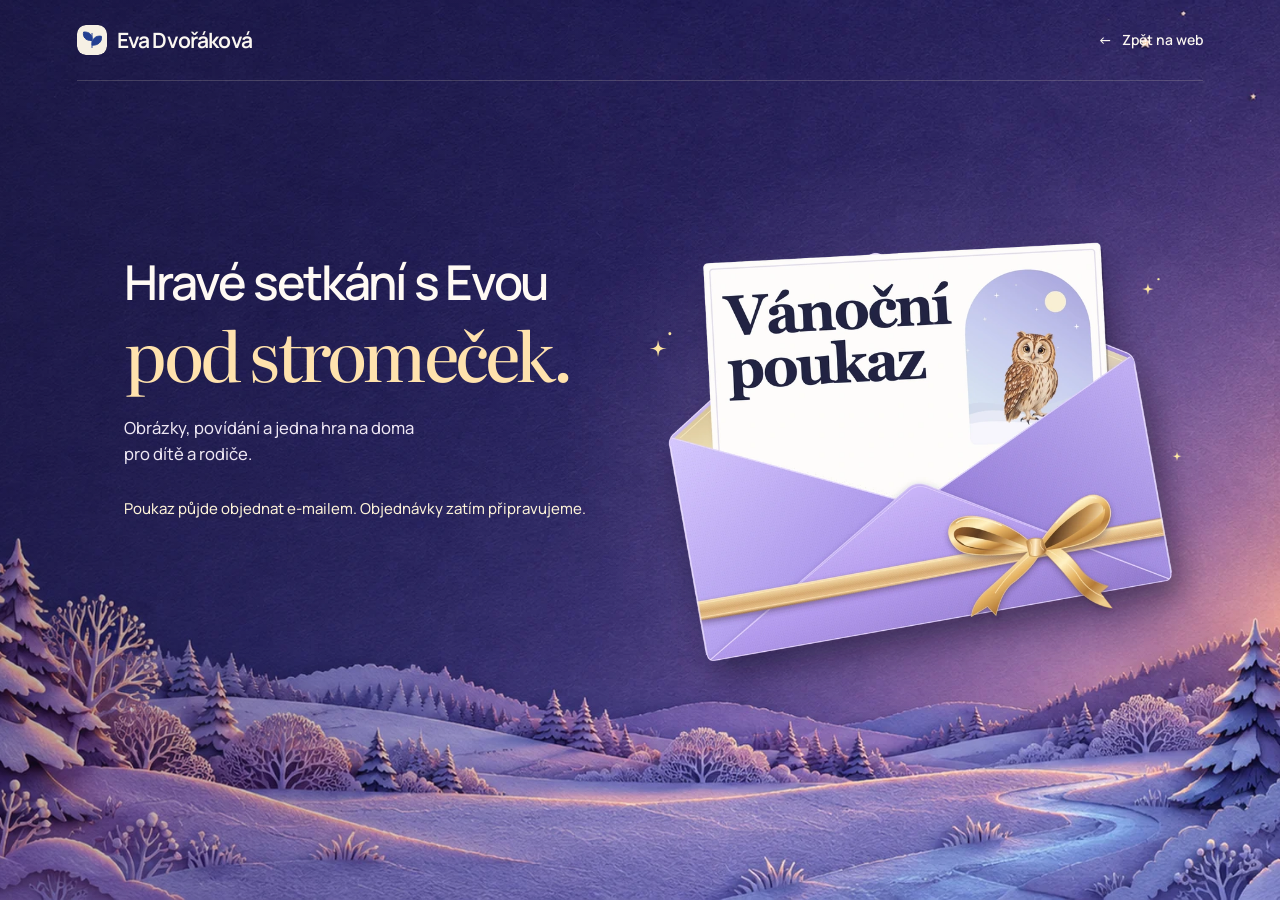
<file: vanocni-poukaz/index.html>
<!doctype html>
<html lang="cs">
<head>
  <meta charset="utf-8">
  <meta name="viewport" content="width=device-width, initial-scale=1, viewport-fit=cover">
  <meta name="theme-color" content="#191830">
  <meta name="robots" content="noindex,nofollow">
  <title>Vánoční poukaz na hravé setkání | Eva Dvořáková</title>
  <meta name="description" content="Vánoční poukaz na hravé setkání s Evou Dvořákovou pro dítě a rodiče.">
  <link rel="canonical" href="https://sbzspace.github.io/eva-dvorakova-web/vanocni-poukaz/">
  <meta property="og:type" content="website">
  <meta property="og:locale" content="cs_CZ">
  <meta property="og:title" content="Hravé setkání s Evou pod stromeček">
  <meta property="og:description" content="Vánoční poukaz pro dítě a rodiče. Čeká je společné povídání nad obrázky a hra na doma.">
  <meta property="og:url" content="https://sbzspace.github.io/eva-dvorakova-web/vanocni-poukaz/">
  <meta property="og:image" content="https://sbzspace.github.io/eva-dvorakova-web/assets/poukaz/vanoce-sdileni.jpg?v=45">
  <meta property="og:image:width" content="1200">
  <meta property="og:image:height" content="630">
  <meta property="og:image:alt" content="Vánoční poukaz Evy Dvořákové se sovičkou v dárkové obálce">
  <meta name="twitter:card" content="summary_large_image">
  <link rel="icon" href="../assets/favicon.svg" type="image/svg+xml">
  <link rel="preload" href="../assets/fonts/Manrope-Variable.woff2" as="font" type="font/woff2" crossorigin>
  <link rel="stylesheet" href="../advent.css?v=46">
  <script type="module" src="./poukaz.js?v=46"></script>
</head>
<body class="gift-page">
  <a class="gift-skip" href="#obsah">Přejít k obsahu</a>
  <div class="gift-scene">
    <picture class="gift-landscape" aria-hidden="true">
      <source media="(max-width: 860px) and (orientation: portrait)" srcset="../assets/poukaz/zimni-les-mobil.webp">
      <img src="../assets/poukaz/zimni-les.webp" width="1800" height="1050" alt="" fetchpriority="high">
    </picture>
    <header class="gift-nav">
      <a class="gift-brand" href="../"><img src="../assets/favicon.svg" width="30" height="30" alt="">Eva Dvořáková</a>
      <a class="gift-back" href="../"><span aria-hidden="true">←</span> Zpět na web</a>
    </header>
    <main id="obsah">
      <section class="gift-hero" aria-labelledby="gift-title">
        <div class="gift-hero-copy">
          <h1 id="gift-title"><span>Hravé setkání s&nbsp;Evou</span> <em>pod stromeček.</em></h1>
          <p class="gift-lead">Obrázky, povídání a&nbsp;jedna hra na&nbsp;doma <span>pro dítě a&nbsp;rodiče.</span></p>
          <div class="gift-request">
            <p id="gift-status">Poukaz půjde objednat e-mailem. Objednávky zatím připravujeme.</p>
          </div>
        </div>
        <div class="gift-visual">
          <img class="gift-envelope" src="../assets/poukaz/darkova-obalka.webp?v=45" width="1080" height="840" fetchpriority="high" alt="Vánoční poukaz se sovičkou vykukuje z obálky se zlatou stuhou.">
        </div>
      </section>
    </main>
  </div>
</body>
</html>
</file>
<file: advent.css>
.eva-about-intro + .eva-about-steps { margin-top: clamp(32px, 5vw, 66px); }

/* One winter palette for the invitation and the gift page. */
.gift-night {
  --gift-gold: #ffe19c;
  position: relative;
  isolation: isolate;
  overflow: hidden;
  color: #fffcf7;
  background:
    radial-gradient(ellipse at 85% 39%, #7461a8 0, #4a3979 26%, transparent 62%),
    linear-gradient(118deg, #1a1934, #2b2550 59%, #37375e);
}
.gift-night::before {
  content: "";
  position: absolute;
  inset: 0;
  z-index: -1;
  pointer-events: none;
  background:
    radial-gradient(circle at 42% 12%, #fff8 0 1px, transparent 1.6px),
    radial-gradient(circle at 60% 13%, #ffdf9ba8 0 1px, transparent 1.8px),
    radial-gradient(circle at 76% 8%, #fff9 0 1.3px, transparent 2px),
    radial-gradient(circle at 92% 27%, #fff9 0 1px, transparent 1.7px),
    radial-gradient(circle at 52% 53%, #fff9 0 1px, transparent 1.8px),
    radial-gradient(circle at 84% 76%, #ffdf9baa 0 1.4px, transparent 2px),
    radial-gradient(circle at 94% 82%, #fff8 0 1.2px, transparent 2px),
    radial-gradient(circle at 42% 91%, #fff8 0 1px, transparent 1.7px);
}
body.modern-site .gift-banner {
  display: grid;
  text-decoration: none;
  grid-template-columns: 1.25fr .85fr;
  align-items: center;
  margin-block: clamp(24px, 3vw, 46px);
  padding: 16px clamp(28px, 5.5vw, 80px);
  border: 0;
  border-radius: 32px;
  box-shadow: 0 14px 42px #302d691c;
}
.gift-banner-copy { padding-block: 18px; }
body.modern-site .gift-banner .gift-banner-copy h2 {
  margin: 0;
  font: 750 clamp(30px, 3.6vw, 50px)/1.08 Manrope, sans-serif;
  color: #fffaf4;
  letter-spacing: -.05em;
}
body.modern-site .gift-banner .gift-banner-copy h2 em {
  display: block;
  color: var(--gift-gold);
  font-family: Literata, Georgia, serif;
  font-style: normal;
  font-weight: 480;
  letter-spacing: -.055em;
}
.gift-banner-art { position: relative; display: grid; place-items: center; }
.gift-banner-art img { display: block; width: min(100%, 330px); height: auto; }

@font-face {
  font-family: Manrope; src: url('assets/fonts/Manrope-Variable.woff2') format('woff2');
  font-weight: 200 800; font-display: swap;
}
@font-face {
  font-family: Literata; src: url('assets/fonts/Literata-Variable.woff2') format('woff2');
  font-weight: 200 900; font-display: swap;
}
.gift-page, .gift-page * { box-sizing: border-box; }
.gift-page {
  margin: 0;
  color: #fbf6ee;
  background: #191830;
  font: 450 16px/1.55 Manrope, -apple-system, sans-serif;
  -webkit-text-size-adjust: 100%;
}
.gift-page :is(a, button):focus-visible {
  outline: 3px solid #e4b971;
  outline-offset: 5px;
}
.gift-skip { position: fixed; z-index: 4; top: 10px; left: 14px; padding: 8px 14px; background: white; color: #211c43; transform: translateY(-180%); }
.gift-skip:focus { transform: none; }
.gift-scene {
  position: relative;
  isolation: isolate;
  overflow: hidden;
  display: flex;
  flex-direction: column;
  min-height: 100vh;
  min-height: 100svh;
  background: radial-gradient(ellipse at 78% 51%, #735983 0%, #413555 39%, #191830 87%);
}
.gift-landscape {
  position: absolute;
  inset: 0;
  z-index: -2;
  display: block;
  pointer-events: none;
}
.gift-landscape img { width: 100%; height: 100%; display: block; object-fit: cover; object-position: center bottom; }
.gift-scene::before {
  position: absolute;
  z-index: -1;
  inset: 0;
  content: "";
  pointer-events: none;
  background: linear-gradient(90deg, #17152e48, transparent 57%);
}
.gift-nav, .gift-hero { width: min(88%, 1480px); margin-inline: auto; }
.gift-nav {
  display: flex;
  align-items: center;
  justify-content: space-between;
  gap: 12px;
  padding-block: clamp(12px, 2vh, 23px);
  border-bottom: 1px solid #fff3d62e;
}
.gift-brand, .gift-back {
  display: inline-flex; align-items: center; gap: 10px;
  min-height: 44px; color: #fbf7f1; text-decoration: none;
}
.gift-brand { font-size: clamp(18px, 1.65vw, 23px); font-weight: 650; letter-spacing: -.04em; }
.gift-brand img { display: block; border-radius: 9px; }
.gift-back { font-size: 14px; font-weight: 570; }
.gift-back:hover { text-decoration: underline; text-underline-offset: .3em; }
.gift-scene main { flex: 1; display: grid; align-items: center; }
.gift-hero {
  display: grid;
  grid-template-columns: minmax(0, 1fr) minmax(0, 1.12fr);
  align-items: center;
  gap: clamp(6px, 1.3vw, 20px);
  padding: clamp(32px, 6vh, 80px) 0 clamp(82px, 15vh, 190px);
}
.gift-hero-copy {
  position: relative;
  z-index: 1;
  min-width: 0;
  container-type: inline-size;
}
.gift-hero-copy h1 {
  margin: 0;
  color: #fffaf4;
  font: 575 clamp(1.5rem, 4vw, 4.1rem)/1.16 Manrope, sans-serif;
  font-size: clamp(1.5rem, 10.1cqi, 4.1rem);
  letter-spacing: -.047em;
}
.gift-hero-copy h1 span, .gift-hero-copy h1 em, .gift-lead span { display: block; }
.gift-hero-copy h1 em {
  margin-top: .07em;
  color: #ffe2ad;
  font: 460 1.42em/1.12 Literata, Georgia, serif;
  letter-spacing: -.055em;
}
.gift-lead {
  margin: clamp(18px, 1.9vw, 27px) 0 0;
  color: #efe8f4;
  font-size: clamp(15px, 1.3vw, 20px);
  line-height: 1.52;
}
.gift-visual {
  isolation: isolate;
  display: block;
  position: relative;
  min-width: 0;
  border-radius: 24px;
  -webkit-tap-highlight-color: transparent;
}
.gift-visual::before {
  content: "";
  position: absolute;
  z-index: -1;
  inset: -8% -12% -5%;
  pointer-events: none;
  background: radial-gradient(ellipse at 55% 49%, #f3d2bb39, #c6a1d71e 40%, transparent 69%);
}
.gift-envelope {
  position: relative;
  display: block;
  width: 114%;
  max-width: none;
  height: auto;
  margin-inline-start: -6%;
  filter: drop-shadow(8px 22px 22px #18122f47);
}
body.modern-site .gift-banner:focus-visible { outline: 3px solid #b1914a; outline-offset: 3px; border-radius: 22px; }
.gift-request { margin-top: clamp(20px, 3vw, 32px); }
.gift-request p { margin: 0; color: #fff5d9; font-size: 15px; line-height: 1.45; }
.gift-request a { color: inherit; }
.gift-request .gift-email {
  display: inline-flex; align-items: center; justify-content: center;
  min-height: 48px; padding: 12px 22px; margin: 0 0 9px;
  color: #29203e; background: #ffe4ac; border-radius: 100px;
  font-weight: 700; text-decoration: none;
}
.gift-request .gift-email:hover { background: #fff1d4; }
.gift-request .gift-address { overflow-wrap: anywhere; }
@media (max-width: 760px) {
  body.modern-site .gift-banner { grid-template-columns: 1.15fr .85fr; gap: 0; padding: 16px; border-radius: 26px; }
  body.modern-site .gift-banner .gift-banner-copy h2 { font-size: clamp(25px, 5.6vw, 34px); margin-bottom: 0; }
  .gift-banner-copy { padding: 4px 0; }
  .gift-banner-art img { width: 116%; max-width: none; margin-inline-start: -3%; }
}
@media (min-width: 721px) and (min-height: 540px) {
  .gift-hero-copy {
    padding-inline-start: clamp(8px, 3.7vw, 52px);
    transform: translateY(clamp(-68px, -7vh, -28px));
  }
}
@media (max-width: 860px) and (orientation: portrait) {
  .gift-nav, .gift-hero { width: calc(100% - 44px); }
  .gift-nav { padding: max(7px, env(safe-area-inset-top)) 0 7px; }
  .gift-brand { font-size: 18px; gap: 7px; }
  .gift-brand img { width: 25px; height: 25px; }
  .gift-back { font-size: 13px; }
  .gift-hero {
    grid-template-columns: 1fr;
    gap: clamp(12px, 2.4vh, 26px);
    padding: clamp(22px, 3.7vh, 45px) 0 clamp(55px, 11vh, 96px);
  }
  .gift-hero-copy {
    width: min(100%, 32rem);
    margin-inline: auto;
    padding: 0;
    transform: none;
    text-align: center;
  }
  .gift-lead { margin-top: 17px; font-size: clamp(14px, 3.8vw, 18px); }
  .gift-visual { width: min(100%, 450px); margin-inline: auto; }
  .gift-envelope { width: 108%; margin-inline-start: -4%; }
}
@media (max-height: 480px) and (orientation: landscape) {
  .gift-nav { padding-block: 3px; }
  .gift-hero { padding-block: 14px 28px; }
  .gift-visual { width: min(100%, 355px); justify-self: center; }
  .gift-lead { margin-top: 12px; font-size: 14px; }
}
@media (max-width: 480px) {
  body.modern-site .gift-banner {
    grid-template-columns: minmax(0, 1fr);
    justify-items: center;
    gap: 6px;
    padding: 22px 12px 8px;
  }
  .gift-banner-copy { text-align: center; }
  .gift-banner-art { width: min(100%, 340px); }
  .gift-banner-art img { width: 100%; margin: 0; }
  .gift-envelope { width: 122%; margin-inline-start: -11%; }
}
</file>
